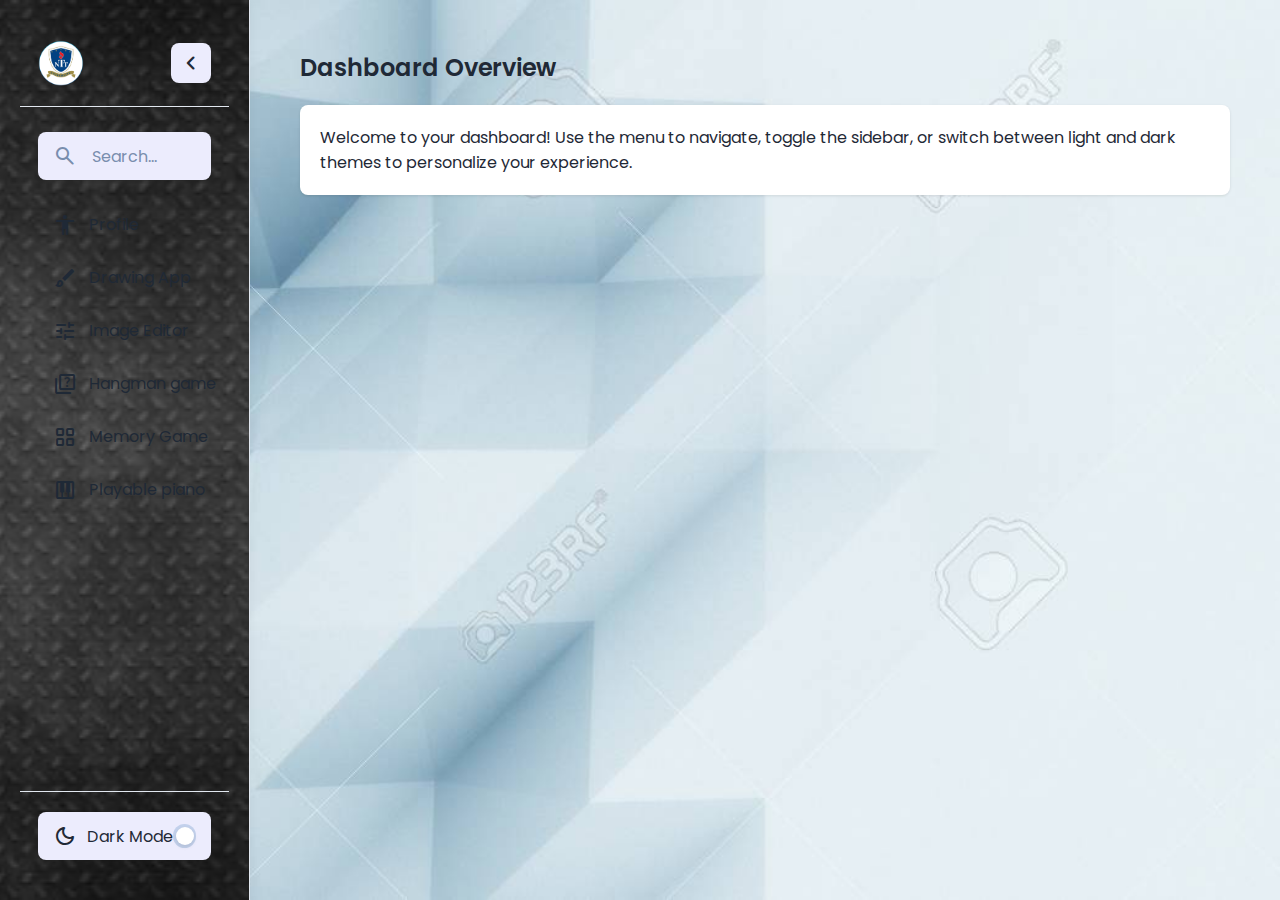
<file: index.html>
<!DOCTYPE html>
<html lang="en">
  <head>
    <meta charset="UTF-8" />
    <meta name="viewport" content="width=device-width, initial-scale=1.0" />
    <title>Sidebar Menu with Apps</title>
    <link rel="stylesheet" href="style.css" />
    <link
      rel="stylesheet"
      href="https://fonts.googleapis.com/css2?family=Material+Symbols+Rounded:opsz,wght,FILL,GRAD@24,400,0,0"
    />
    <style>
      .main-content iframe {
        width: 100%;
        height: 600px;
        border: 2px solid #ccc;
        border-radius: 8px;
        margin-top: 20px;
      }
      .main-content #dashboard {
        padding: 20px;
      }
    </style>
  </head>
  <body>
    <!-- Navbar -->
    <nav class="site-nav">
      <button class="sidebar-toggle">
        <span class="material-symbols-rounded">menu</span>
      </button>
    </nav>

    <div class="container">
      <!-- Sidebar -->
      <aside class="sidebar collapsed">
        <div class="sidebar-header">
          <img src="logo.png" alt="CodingNepal" class="header-logo" />
          <button class="sidebar-toggle">
            <span class="material-symbols-rounded">chevron_left</span>
          </button>
        </div>

        <div class="sidebar-content">
          <form action="#" class="search-form">
            <span class="material-symbols-rounded">search</span>
            <input type="search" placeholder="Search..." required />
          </form>

          <ul class="menu-list">
            
            <li class="menu-item">
              <a href="#"
                class="menu-link"
                onclick="showContent('Profile UI script/File/index.html')"
              >
                <span class="material-symbols-rounded">accessibility</span>
                <span class="menu-label">Profile</span>
              </a>
            </li>
            <li class="menu-item">
              <a
                href="#"
                class="menu-link"
                onclick="showContent('Drawing App JavaScript/Drawing App JavaScript/drawing.html')"
              >
                <span class="material-symbols-rounded">brush</span>
                <span class="menu-label">Drawing App</span>
              </a>              
            </li>
            <li class="menu-item">
              <a
                href="#"
                class="menu-link"
                onclick="showContent('Image Editor JavaScript/Image Editor JavaScript/index.html')"
              >
                <span class="material-symbols-rounded">tune</span>
                <span class="menu-label">Image Editor</span>
              </a>              
            </li>
            <li class="menu-item">
              <a
                href="#"
                class="menu-link"
                onclick="showContent('Hangman Game/Hangman Game/index.html')"
              >
                <span class="material-symbols-rounded">quiz</span>
                <span class="menu-label">Hangman game</span>
              </a>              
            </li>
            <li class="menu-item">
              <a
                href="#"
                class="menu-link"
                onclick="showContent('Memory Cards Game [Demo 1]/Memory Cards Game [Demo 1]/memory.html')"
              >
                <span class="material-symbols-rounded">grid_view</span>
                <span class="menu-label">Memory Game</span>
              </a>
            </li>
            <li class="menu-item">
              <a
                href="#"
                class="menu-link"
                onclick="showContent('Playable PIANO in JavaScript/Playable PIANO in JavaScript/index.html')"
              >
                <span class="material-symbols-rounded">piano</span>
                <span class="menu-label">Playable piano</span>
              </a>              
            </li>
            
          </ul>
        </div>

        <div class="sidebar-footer">
          <button class="theme-toggle">
            <div class="theme-label">
              <span class="theme-icon material-symbols-rounded">dark_mode</span>
              <span class="theme-text">Dark Mode</span>
            </div>
            <div class="theme-toggle-track">
              <div class="theme-toggle-indicator"></div>
            </div>
          </button>
        </div>
      </aside>

      <div class="main-content">
        <div id="dashboard">
          <h1 class="page-title">Dashboard Overview</h1>
          <p class="card">
            Welcome to your dashboard! Use the menu to navigate, toggle the
            sidebar, or switch between light and dark themes to personalize your
            experience.
          </p>
        </div>
        <iframe id="app-frame" src="" style="display: none"></iframe>
      </div>
    </div>

    <script src="script.js"></script>
    <script>
      function showContent(page) {
        const dashboard = document.getElementById("dashboard");
        const iframe = document.getElementById("app-frame");

        if (page === "dashboard") {
          dashboard.style.display = "block";
          iframe.style.display = "none";
          iframe.src = "";
        } else {
          dashboard.style.display = "none";
          iframe.style.display = "block";
          iframe.src = page;
        }
      }
    </script>
  </body>
</html>
</file>
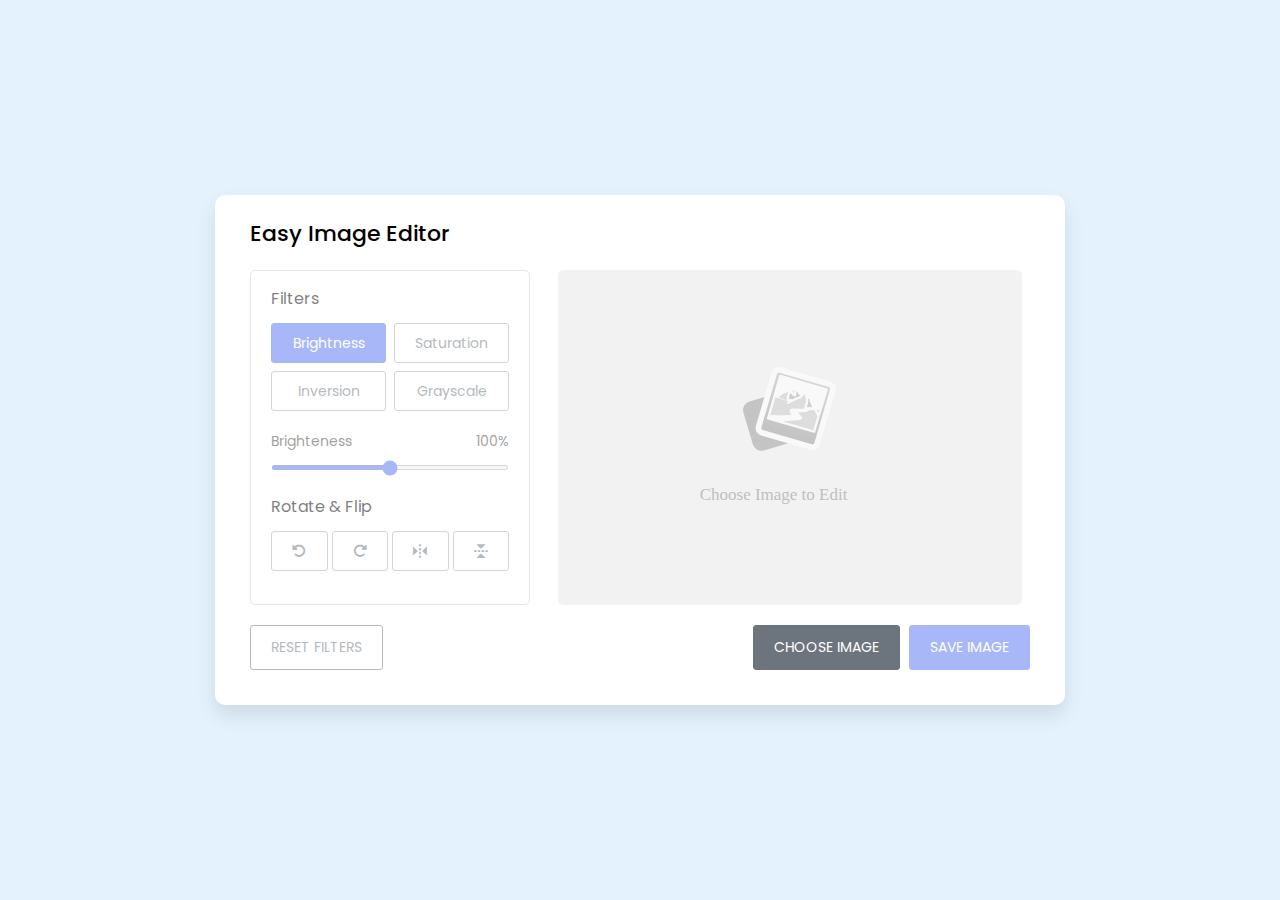
<file: Image Editor JavaScript/Image Editor JavaScript/index.html>
<!DOCTYPE html>
<html lang="en" dir="ltr">
  <head>
    <meta charset="utf-8">
    <title>Image Editor JavaScript | CodingNepal</title>
    <link rel="stylesheet" href="style.css">
    <meta name="viewport" content="width=device-width, initial-scale=1.0">
    <link rel="stylesheet" href="https://unpkg.com/boxicons@2.1.2/css/boxicons.min.css">
    <link rel="stylesheet" href="https://cdnjs.cloudflare.com/ajax/libs/font-awesome/6.1.1/css/all.min.css"/>
  </head>
  <body>
    <div class="container disable">
        <h2>Easy Image Editor</h2>
        <div class="wrapper">
            <div class="editor-panel">
                <div class="filter">
                    <label class="title">Filters</label>
                    <div class="options">
                        <button id="brightness" class="active">Brightness</button>
                        <button id="saturation">Saturation</button>
                        <button id="inversion">Inversion</button>
                        <button id="grayscale">Grayscale</button>
                    </div>
                    <div class="slider">
                        <div class="filter-info">
                            <p class="name">Brighteness</p>
                            <p class="value">100%</p>
                        </div>
                        <input type="range" value="100" min="0" max="200">
                    </div>
                </div>
                <div class="rotate">
                    <label class="title">Rotate & Flip</label>
                    <div class="options">
                        <button id="left"><i class="fa-solid fa-rotate-left"></i></button>
                        <button id="right"><i class="fa-solid fa-rotate-right"></i></button>
                        <button id="horizontal"><i class='bx bx-reflect-vertical'></i></button>
                        <button id="vertical"><i class='bx bx-reflect-horizontal' ></i></button>
                    </div>
                </div>
            </div>
            <div class="preview-img">
                <img src="image-placeholder.svg" alt="preview-img">
            </div>
        </div>
        <div class="controls">
            <button class="reset-filter">Reset Filters</button>
            <div class="row">
                <input type="file" class="file-input" accept="image/*" hidden>
                <button class="choose-img">Choose Image</button>
                <button class="save-img">Save Image</button>
            </div>
        </div>
    </div>

    <script src="script.js"></script>
    
  </body>
</html>
</file>
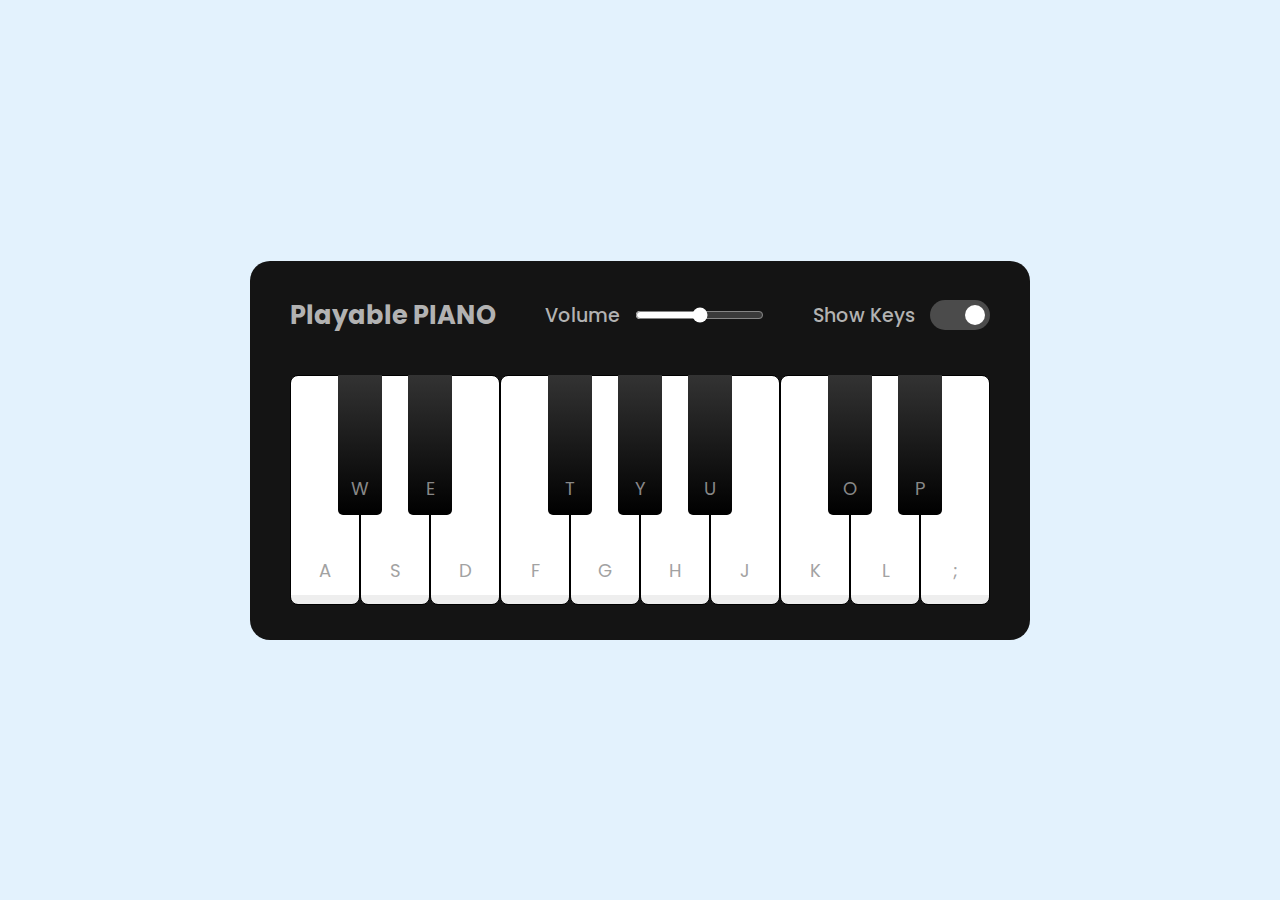
<file: Playable PIANO in JavaScript/Playable PIANO in JavaScript/index.html>
<!DOCTYPE html>
<html lang="en" dir="ltr">
  <head>
    <meta charset="utf-8">
    <title>Playable Piano JavaScript | CodingNepal</title>
    <link rel="stylesheet" href="style.css">
    <meta name="viewport" content="width=device-width, initial-scale=1.0">
    <script src="script.js" defer></script>
  </head>
  <body>
    <div class="wrapper">
      <header>
        <h2>Playable PIANO</h2>
        <div class="column volume-slider">
          <span>Volume</span><input type="range" min="0" max="1" value="0.5" step="any">
        </div>
        <div class="column keys-checkbox">
          <span>Show Keys</span><input type="checkbox" checked>
        </div>
      </header>
      <ul class="piano-keys">
        <li class="key white" data-key="a"><span>a</span></li>
        <li class="key black" data-key="w"><span>w</span></li>
        <li class="key white" data-key="s"><span>s</span></li>
        <li class="key black" data-key="e"><span>e</span></li>
        <li class="key white" data-key="d"><span>d</span></li>
        <li class="key white" data-key="f"><span>f</span></li>
        <li class="key black" data-key="t"><span>t</span></li>
        <li class="key white" data-key="g"><span>g</span></li>
        <li class="key black" data-key="y"><span>y</span></li>
        <li class="key white" data-key="h"><span>h</span></li>
        <li class="key black" data-key="u"><span>u</span></li>
        <li class="key white" data-key="j"><span>j</span></li>
        <li class="key white" data-key="k"><span>k</span></li>
        <li class="key black" data-key="o"><span>o</span></li>
        <li class="key white" data-key="l"><span>l</span></li>
        <li class="key black" data-key="p"><span>p</span></li>
        <li class="key white" data-key=";"><span>;</span></li>
      </ul>
    </div>

  </body>
</html>
</file>
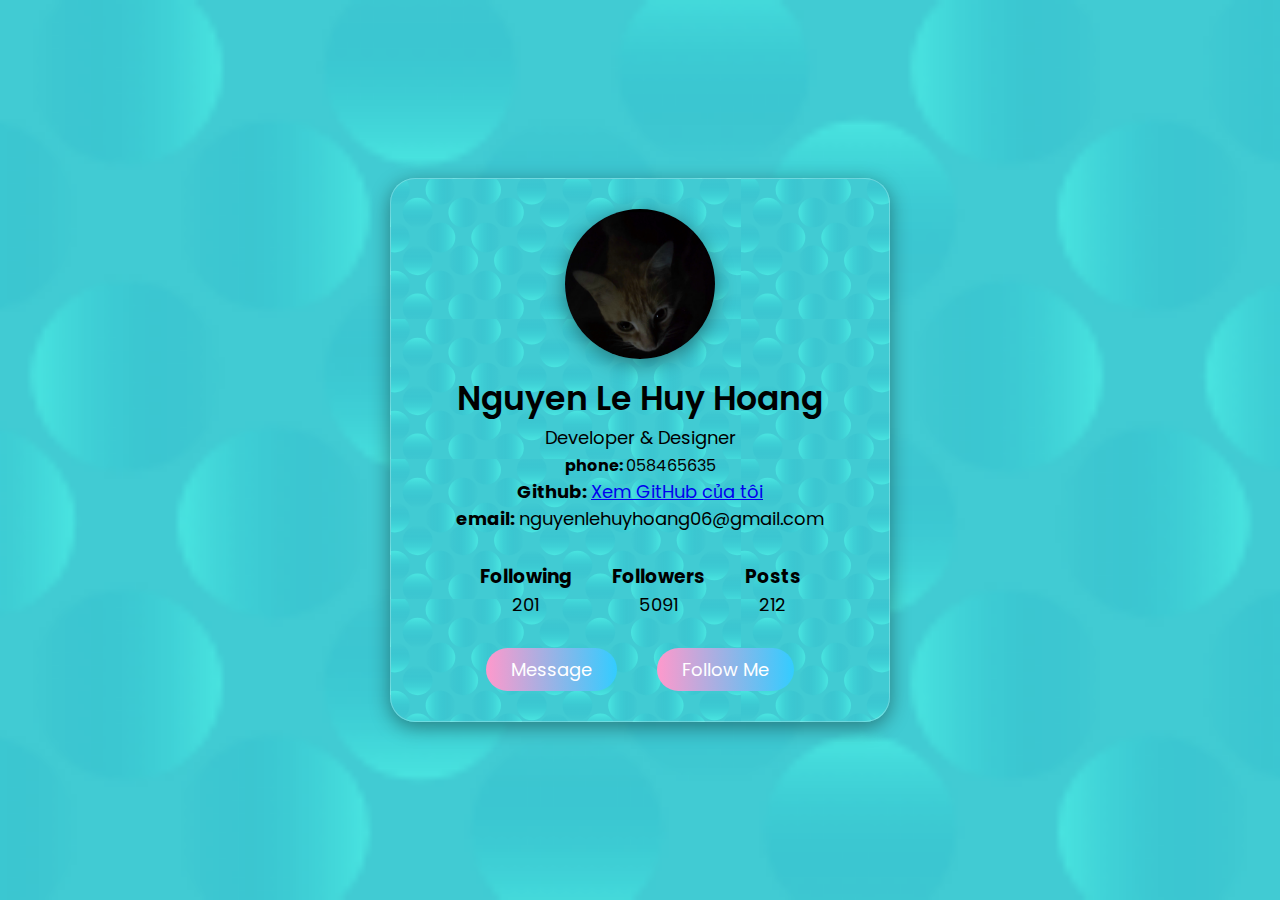
<file: Profile UI script/File/index.html>
<!DOCTYPE html>
<html lang="en">
<head>
  <meta charset="UTF-8">
  <meta name="viewport" content="width=device-width, initial-scale=1.0">
  <meta http-equiv="X-UA-Compatible" content="ie=edge">
  <title> Profle Card UI Design | CoderGirl </title>
  <link rel="stylesheet" href="style.css">
</head>
<body>
  <section class="main">
  <div class="profile-card">
    <div class="image">
      <img src="p1.png" alt="" class="profile-pic">
    </div>
    <div class="data">
      <h2>Nguyen Le Huy Hoang</h2>
      <span>Developer & Designer</span>
      <p><span></span><strong>phone: </strong>058465635</span></p>
      <p></p><span><strong>Github: </strong><a href="https://github.com/ireilay target="_blank"> Xem GitHub của tôi</a></p>
    </div>
      <p><span><strong>email: </strong>nguyenlehuyhoang06@gmail.com</span></p>
      
    <div class="row">
      <div class="info">
        <h3>Following</h3>
        <span>201</span>
      </div>
      <div class="info">
        <h3>Followers</h3>
        <span>5091</span>
      </div>
      <div class="info">
        <h3>Posts</h3>
        <span>212</span>
      </div>
    </div>
    <div class="buttons">
      <a href="#" class="btn">Message</a>
      <a href="#" class="btn">Follow Me</a>
    </div>
  </div>
</section>
</body>
</html>
</file>
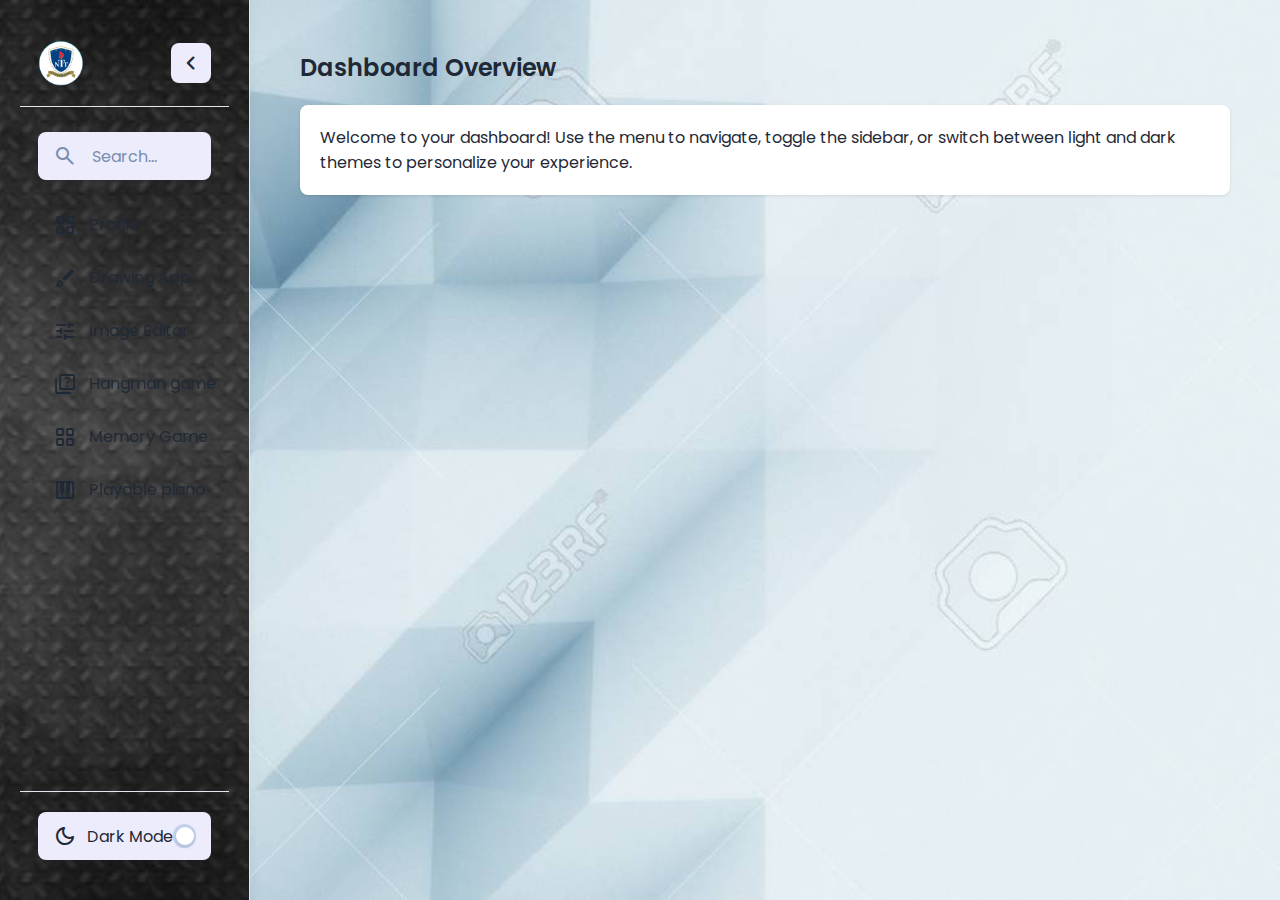
<file: sidebar.html>
<!DOCTYPE html>
<html lang="en">
  <head>
    <meta charset="UTF-8" />
    <meta name="viewport" content="width=device-width, initial-scale=1.0" />
    <title>Sidebar Menu with Apps</title>
    <link rel="stylesheet" href="style.css" />
    <link
      rel="stylesheet"
      href="https://fonts.googleapis.com/css2?family=Material+Symbols+Rounded:opsz,wght,FILL,GRAD@24,400,0,0"
    />
    <style>
      .main-content iframe {
        width: 100%;
        height: 600px;
        border: 2px solid #ccc;
        border-radius: 8px;
        margin-top: 20px;
      }
      .main-content #dashboard {
        padding: 20px;
      }
    </style>
  </head>
  <body>
    <!-- Navbar -->
    <nav class="site-nav">
      <button class="sidebar-toggle">
        <span class="material-symbols-rounded">menu</span>
      </button>
    </nav>

    <div class="container">
      <!-- Sidebar -->
      <aside class="sidebar collapsed">
        <div class="sidebar-header">
          <img src="logo.png" alt="CodingNepal" class="header-logo" />
          <button class="sidebar-toggle">
            <span class="material-symbols-rounded">chevron_left</span>
          </button>
        </div>

        <div class="sidebar-content">
          <form action="#" class="search-form">
            <span class="material-symbols-rounded">search</span>
            <input type="search" placeholder="Search..." required />
          </form>

          <ul class="menu-list">
            
            <li class="menu-item">
              <a href="#"
                class="menu-link"
                onclick="showContent('C:/Users/kidsh/OneDrive/Máy tính/Bai-7/Profile UI script/index.html')"
              >
                <span class="material-symbols-rounded">grid_view</span>
                <span class="menu-label">Profile</span>
              </a>
            </li>
            <li class="menu-item">
              <a
                href="#"
                class="menu-link"
                onclick="showContent('C:/Users/kidsh/OneDrive/Máy tính/Bai-7/Drawing App JavaScript/Drawing App JavaScript/drawing.html')"
              >
                <span class="material-symbols-rounded">brush</span>
                <span class="menu-label">Drawing App</span>
              </a>              
            </li>
            <li class="menu-item">
              <a
                href="#"
                class="menu-link"
                onclick="showContent('C:/Users/kidsh/OneDrive/Máy tính/Bai-7/Image Editor JavaScript/Image Editor JavaScript/index.html')"
              >
                <span class="material-symbols-rounded">tune</span>
                <span class="menu-label">Image Editor</span>
              </a>              
            </li>
            <li class="menu-item">
              <a
                href="#"
                class="menu-link"
                onclick="showContent('C:/Users/kidsh/OneDrive/Máy tính/Bai-7/Hangman Game/Hangman Game/index.html')"
              >
                <span class="material-symbols-rounded">quiz</span>
                <span class="menu-label">Hangman game</span>
              </a>              
            </li>
            <li class="menu-item">
              <a
                href="#"
                class="menu-link"
                onclick="showContent('C:/Users/kidsh/OneDrive/Máy tính/Bai-7/Memory Cards Game [Demo 1]/Memory Cards Game [Demo 1]/memory.html')"
              >
                <span class="material-symbols-rounded">grid_view</span>
                <span class="menu-label">Memory Game</span>
              </a>
            </li>
            <li class="menu-item">
              <a
                href="#"
                class="menu-link"
                onclick="showContent('C:/Users/kidsh/OneDrive/Máy tính/Bai-7/Playable PIANO in JavaScript/Playable PIANO in JavaScript/index.html')"
              >
                <span class="material-symbols-rounded">piano</span>
                <span class="menu-label">Playable piano</span>
              </a>              
            </li>
          </ul>
        </div>

        <div class="sidebar-footer">
          <button class="theme-toggle">
            <div class="theme-label">
              <span class="theme-icon material-symbols-rounded">dark_mode</span>
              <span class="theme-text">Dark Mode</span>
            </div>
            <div class="theme-toggle-track">
              <div class="theme-toggle-indicator"></div>
            </div>
          </button>
        </div>
      </aside>

      <div class="main-content">
        <div id="dashboard">
          <h1 class="page-title">Dashboard Overview</h1>
          <p class="card">
            Welcome to your dashboard! Use the menu to navigate, toggle the
            sidebar, or switch between light and dark themes to personalize your
            experience.
          </p>
        </div>
        <iframe id="app-frame" src="" style="display: none"></iframe>
      </div>
    </div>

    <script src="script.js"></script>
    <script>
      function showContent(page) {
        const dashboard = document.getElementById("dashboard");
        const iframe = document.getElementById("app-frame");

        if (page === "dashboard") {
          dashboard.style.display = "block";
          iframe.style.display = "none";
          iframe.src = "";
        } else {
          dashboard.style.display = "none";
          iframe.style.display = "block";
          iframe.src = page;
        }
      }
    </script>
  </body>
</html>
</file>
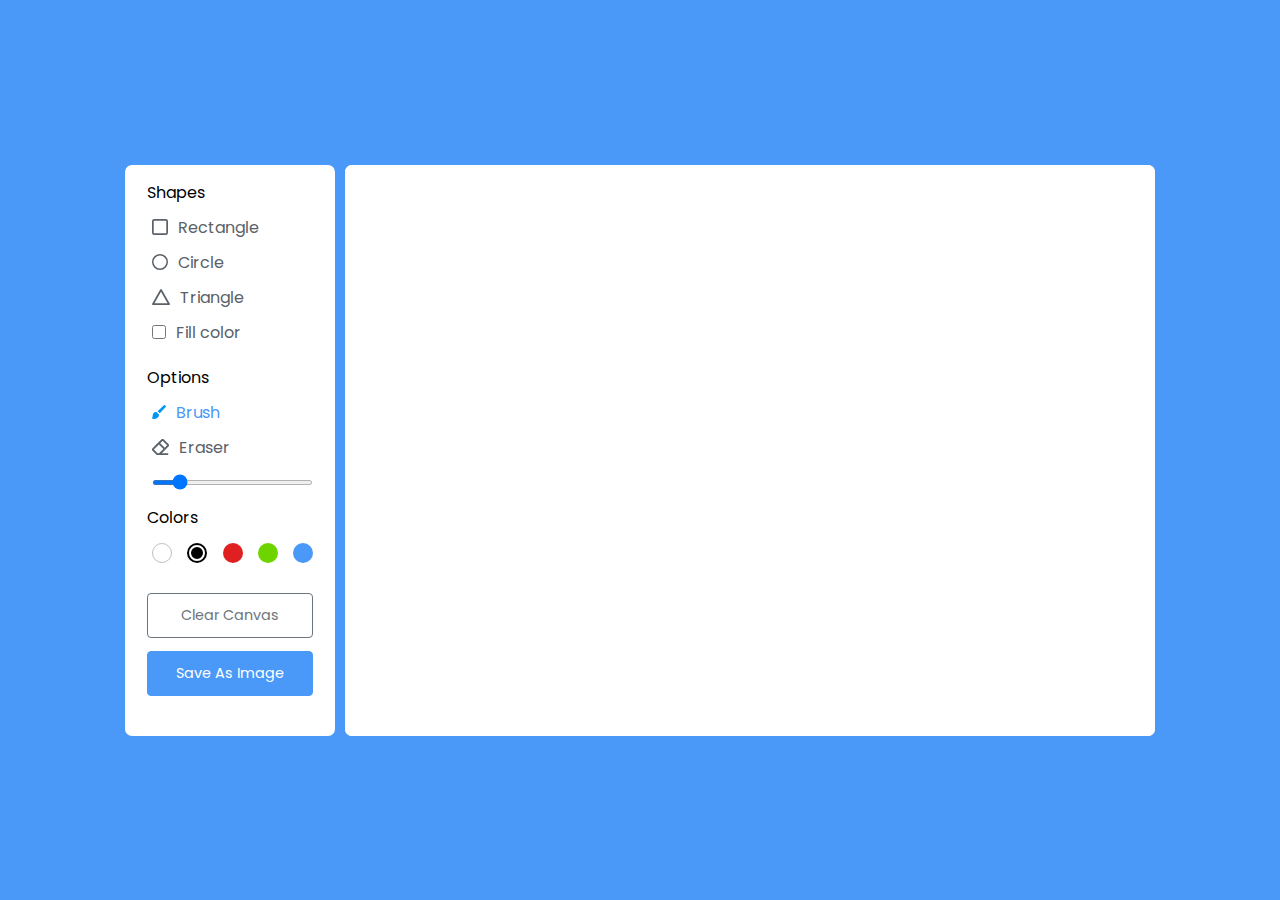
<file: Drawing App JavaScript/Drawing App JavaScript/drawing.html>
<!DOCTYPE html>
<html lang="en" dir="ltr">
  <head>
    <meta charset="utf-8" />
    <title>Drawing App JavaScript | CodingNepal</title>
    <link rel="stylesheet" href="style.css" />
    <meta name="viewport" content="width=device-width, initial-scale=1.0" />
    <script src="script.js" defer></script>
  </head>
  <body>
    <div class="container">
      <section class="tools-board">
        <div class="row">
          <label class="title">Shapes</label>
          <ul class="options">
            <li class="option tool" id="rectangle">
              <img src="icons/rectangle.svg" alt="" />
              <span>Rectangle</span>
            </li>
            <li class="option tool" id="circle">
              <img src="icons/circle.svg" alt="" />
              <span>Circle</span>
            </li>
            <li class="option tool" id="triangle">
              <img src="icons/triangle.svg" alt="" />
              <span>Triangle</span>
            </li>
            <li class="option">
              <input type="checkbox" id="fill-color" />
              <label for="fill-color">Fill color</label>
            </li>
          </ul>
        </div>
        <div class="row">
          <label class="title">Options</label>
          <ul class="options">
            <li class="option active tool" id="brush">
              <img src="icons/brush.svg" alt="" />
              <span>Brush</span>
            </li>
            <li class="option tool" id="eraser">
              <img src="icons/eraser.svg" alt="" />
              <span>Eraser</span>
            </li>
            <li class="option">
              <input type="range" id="size-slider" min="1" max="30" value="5" />
            </li>
          </ul>
        </div>
        <div class="row colors">
          <label class="title">Colors</label>
          <ul class="options">
            <li class="option"></li>
            <li class="option selected"></li>
            <li class="option"></li>
            <li class="option"></li>
            <li class="option">
              <input type="color" id="color-picker" value="#4A98F7" />
            </li>
          </ul>
        </div>
        <div class="row buttons">
          <button class="clear-canvas">Clear Canvas</button>
          <button class="save-img">Save As Image</button>
        </div>
      </section>
      <section class="drawing-board">
        <canvas></canvas>
      </section>
    </div>
  </body>
</html>
</file>
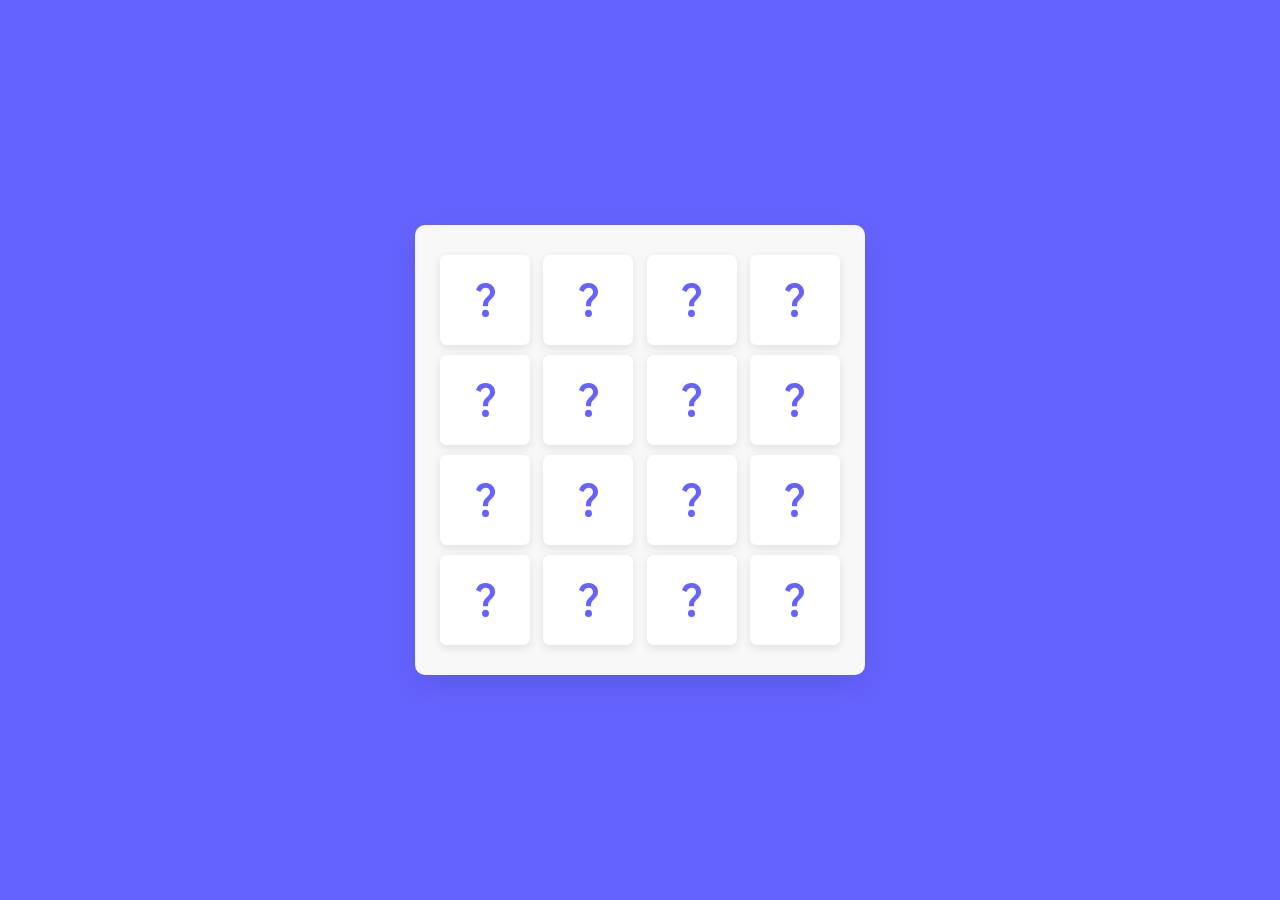
<file: Memory Cards Game [Demo 1]/Memory Cards Game [Demo 1]/memory.html>
<!DOCTYPE html>
<html lang="en" dir="ltr">
  <head>
    <meta charset="utf-8">  
    <title>Memory Card Game | CodingNepal</title>
    <link rel="stylesheet" href="style.css">
    <meta name="viewport" content="width=device-width, initial-scale=1.0">
  </head>
  <body>
    <div class="wrapper">
      <ul class="cards">
        <li class="card">
          <div class="view front-view">
            <img src="images/que_icon.svg" alt="icon">
          </div>
          <div class="view back-view">
            <img src="images/img-1.png" alt="card-img">
          </div>
        </li>
        <li class="card">
          <div class="view front-view">
            <img src="images/que_icon.svg" alt="icon">
          </div>
          <div class="view back-view">
            <img src="images/img-6.png" alt="card-img">
          </div>
        </li>
        <li class="card">
          <div class="view front-view">
            <img src="images/que_icon.svg" alt="icon">
          </div>
          <div class="view back-view">
            <img src="images/img-3.png" alt="card-img">
          </div>
        </li>
        <li class="card">
          <div class="view front-view">
            <img src="images/que_icon.svg" alt="icon">
          </div>
          <div class="view back-view">
            <img src="images/img-2.png" alt="card-img">
          </div>
        </li>
        <li class="card">
          <div class="view front-view">
            <img src="images/que_icon.svg" alt="icon">
          </div>
          <div class="view back-view">
            <img src="images/img-1.png" alt="card-img">
          </div>
        </li>
        <li class="card">
          <div class="view front-view">
            <img src="images/que_icon.svg" alt="icon">
          </div>
          <div class="view back-view">
            <img src="images/img-5.png" alt="card-img">
          </div>
        </li>
        <li class="card">
          <div class="view front-view">
            <img src="images/que_icon.svg" alt="icon">
          </div>
          <div class="view back-view">
            <img src="images/img-2.png" alt="card-img">
          </div>
        </li>
        <li class="card">
          <div class="view front-view">
            <img src="images/que_icon.svg" alt="icon">
          </div>
          <div class="view back-view">
            <img src="images/img-6.png" alt="card-img">
          </div>
        </li>
        <li class="card">
          <div class="view front-view">
            <img src="images/que_icon.svg" alt="icon">
          </div>
          <div class="view back-view">
            <img src="images/img-3.png" alt="card-img">
          </div>
        </li>
        <li class="card">
          <div class="view front-view">
            <img src="images/que_icon.svg" alt="icon">
          </div>
          <div class="view back-view">
            <img src="images/img-4.png" alt="card-img">
          </div>
        </li>
        <li class="card">
          <div class="view front-view">
            <img src="images/que_icon.svg" alt="icon">
          </div>
          <div class="view back-view">
            <img src="images/img-5.png" alt="card-img">
          </div>
        </li>
        <li class="card">
          <div class="view front-view">
            <img src="images/que_icon.svg" alt="icon">
          </div>
          <div class="view back-view">
            <img src="images/img-4.png" alt="card-img">
          </div>
        </li>
        <li class="card">
          <div class="view front-view">
            <img src="images/que_icon.svg" alt="icon">
          </div>
          <div class="view back-view">
            <img src="images/img-4.png" alt="card-img">
          </div>
        </li>
        <li class="card">
          <div class="view front-view">
            <img src="images/que_icon.svg" alt="icon">
          </div>
          <div class="view back-view">
            <img src="images/img-4.png" alt="card-img">
          </div>
        </li>
        <li class="card">
          <div class="view front-view">
            <img src="images/que_icon.svg" alt="icon">
          </div>
          <div class="view back-view">
            <img src="images/img-4.png" alt="card-img">
          </div>
        </li>
        <li class="card">
          <div class="view front-view">
            <img src="images/que_icon.svg" alt="icon">
          </div>
          <div class="view back-view">
            <img src="images/img-4.png" alt="card-img">
          </div>
        </li>
      </ul>
    </div>

    <script src="script.js"></script>

  </body>
</html>
</file>
<file: style.css>
/* Importing Google Fonts - Poppins */
@import url('https://fonts.googleapis.com/css2?family=Poppins:wght@400;500;600;700&display=swap');

* {
  margin: 0;
  padding: 0;
  box-sizing: border-box;
  font-family: "Poppins", sans-serif;
}

:root {
  /* Light theme colors */
  --color-text-primary: #1F2936;
  --color-text-placeholder: #798EAE;
  --color-bg-primary: #f9fafb;
  --color-bg-secondary: #ECECFD;
  --color-bg-sidebar: #FFFFFF;
  --color-border-hr: #E2E8F0;
  --color-hover-primary: #695CFE;
  --color-hover-secondary: #e2e2fb;
  --color-shadow: rgba(0, 0, 0, 0.05);
}

body.dark-theme {
  /* Dark theme colors */
  --color-text-primary: #F1F5F9;
  --color-text-placeholder: #A6B7D2;
  --color-bg-primary: #111827;
  --color-bg-secondary: #3D4859;
  --color-bg-sidebar: #1f2937;
  --color-border-hr: #3B475C;
  --color-hover-secondary: #48566a;
  --color-shadow: rgba(0, 0, 0, 0.3);
}

body {
  min-height: 100vh;
  background: var(--color-bg-primary);
}

.sidebar {
  position: sticky;
  top: 0;
  width: 270px;
  height: 100vh;
  display: flex;
  flex-shrink: 0;
  flex-direction: column;
  background: var(--color-bg-sidebar);
  border-right: 1px solid var(--color-border-hr);
  box-shadow: 0 3px 9px var(--color-shadow);
  transition: width 0.4s ease;
  background-image: url('sidebarbg.jpg'); 
  background-size: cover; 
  background-position: center center; 
  background-repeat: no-repeat;

  color: #fff; 
  width: 250px;
  height: 100vh;
  padding: 20px;
}


.sidebar.collapsed {
  width: 90px;
}

.sidebar .sidebar-header {
  padding: 20px 18px;
  display: flex;
  position: relative;
  align-items: center;
  justify-content: space-between;
  border-bottom: 1px solid var(--color-border-hr);
}

.sidebar-header .header-logo {
  width: 46px;
  height: 46px;
  display: block;
  object-fit: contain;
  border-radius: 50%;
  transition: opacity 0.4s ease;
}

.sidebar.collapsed .header-logo {
  opacity: 0;
  pointer-events: none;
}

.site-nav .sidebar-toggle,
.sidebar-header .sidebar-toggle {
  height: 40px;
  width: 40px;
  border: none;
  cursor: pointer;
  display: flex;
  position: absolute;
  right: 18px;
  align-items: center;
  justify-content: center;
  border-radius: 8px;
  color: var(--color-text-primary);
  background: var(--color-bg-secondary);
  transition: 0.4s ease;
}

.site-nav .sidebar-toggle:hover,
.sidebar-header .sidebar-toggle:hover {
  background: var(--color-hover-secondary);
}

.sidebar.collapsed .sidebar-header .sidebar-toggle {
  transform: translateX(-2px);
  height: 48px;
  width: 50px;
}

.sidebar-header .sidebar-toggle span {
  font-size: 1.75rem;
  transition: transform 0.4s ease;
}

.sidebar.collapsed .sidebar-toggle span {
  transform: rotate(180deg);
}

.sidebar .sidebar-content {
  flex: 1;
  padding: 20px 18px;
  overflow: hidden auto;
  scrollbar-width: thin;
  scrollbar-color: var(--color-text-placeholder) transparent;
}

.sidebar.collapsed .sidebar-content {
  scrollbar-width: none;
}

.sidebar-content .search-form {
  border-radius: 8px;
  min-height: 48px;
  margin: 5px 0 20px;
  align-items: center;
  display: flex;
  padding: 0 15px;
  white-space: nowrap;
  background: var(--color-bg-secondary);
  transition: 0.4s ease;
}

.sidebar.collapsed .search-form:hover {
  cursor: pointer;
}

.sidebar-content .search-form:focus-within,
.sidebar.collapsed .search-form:hover {
  background: var(--color-hover-secondary);
}

.sidebar-content .search-form span {
  color: var(--color-text-placeholder);
}

.search-form input {
  background: none;
  outline: none;
  border: none;
  width: 100%;
  margin-left: 15px;
  font-size: 1rem;
  color: var(--color-text-primary);
}

.search-form input::placeholder {
  color: var(--color-text-placeholder);
}

.sidebar-content .menu-list {
  display: flex;
  gap: 4px;
  list-style: none;
  flex-direction: column;
}

.menu-list .menu-link {
  display: flex;
  gap: 12px;
  white-space: nowrap;
  border-radius: 8px;
  padding: 12px 15px;
  align-items: center;
  text-decoration: none;
  color: var(--color-text-primary);
  transition: 0.3s ease;
}

.menu-link .menu-label {
  transition: opacity 0.3s ease;
}

.sidebar.collapsed .menu-link .menu-label {
  opacity: 0;
  pointer-events: none;
}

.menu-list .menu-link:is(:hover, .active) {
  color: #fff;
  background: var(--color-hover-primary);

}

.sidebar .sidebar-footer {
  padding: 20px 18px;
  white-space: nowrap;
  border-top: 1px solid var(--color-border-hr);
}

.sidebar-footer .theme-toggle {
  width: 100%;
  min-height: 48px;
  border-radius: 8px;
  display: flex;
  align-items: center;
  cursor: pointer;
  border: none;
  padding: 0 15px;
  white-space: nowrap;
  color: var(--color-text-primary);
  background: var(--color-bg-secondary);
  transition: 0.3s ease;
}

.sidebar-footer .theme-toggle:hover {
  background: var(--color-hover-secondary);
}

.theme-toggle .theme-label {
  display: flex;
  gap: 10px;
  align-items: center;
}

.theme-toggle .theme-label .theme-text {
  font-size: 1rem;
  transition: opacity 0.4s 0.2s ease;
}

.sidebar.collapsed .theme-toggle :where(.theme-text, .theme-toggle-track) {
  opacity: 0;
  width: 0;
  transition: all 0.2s ease;
}

.theme-toggle .theme-toggle-track {
  height: 24px;
  width: 48px;
  border-radius: 999px;
  margin-left: auto;
  background: #c3d1ec;
  position: relative;
  transition: opacity 0.4s 0.2s ease, background-color 0.3s ease;
}

body.dark-theme .theme-toggle-track {
  background: #695CFE;
}

.theme-toggle-track .theme-toggle-indicator {
  position: absolute;
  top: 3px;
  left: 3px;
  width: 18px;
  height: 18px;
  border-radius: 50%;
  background-color: #fff;
  box-shadow: 0 2px 4px rgba(0, 0, 0, 0.1);
  transition: transform 0.3s ease;
}

body.dark-theme .theme-toggle-indicator {
  transform: translateX(24px);
}

.site-nav {
  top: 0;
  display: none;
  padding: 15px 20px;
  position: sticky;
  background: var(--color-bg-primary);
  border-bottom: 1px solid var(--color-border-hr);
}

.site-nav .sidebar-toggle {
  position: unset;
}

.container {
  display: flex;
}

.container .main-content {
    flex: 1;
    padding: 30px;
    color: var(--color-text-primary);

    /* Background Image Styles */
    background-image: url('sidebarbg2.jpg'); /* <-- REPLACE THIS PATH! */
    background-size: cover;
    background-position: center center;
    background-repeat: no-repeat;
    background-attachment: scroll; /* Use 'scroll' or 'fixed' as needed */
    background-color: var(--color-bg-primary); /* Fallback color if image doesn't load or is transparent */
}

.main-content .page-title {
  font-size: 1.5rem;
  font-weight: 600;
  margin-bottom: 20px;
}

.main-content .card {
  border-radius: 8px;
  padding: 20px;
  background-color: var(--color-bg-sidebar);
  box-shadow: 0 1px 3px rgba(0, 0, 0, 0.1);
}

/* Responsive media query code for small screens */
@media (max-width: 768px) {
  body::before {
    content: "";
    position: fixed;
    inset: 0;
    z-index: 10;
    opacity: 0;
    pointer-events: none;
    background: rgba(0, 0, 0, 0.6);
    transition: 0.4s ease;
  }

  body:has(.sidebar:not(.collapsed))::before {
    opacity: 1;
    pointer-events: auto;
  }

  body:has(.sidebar:not(.collapsed)) {
    overflow: hidden;
  }

  .site-nav {
    display: block;
  }

  .sidebar {
    position: fixed;
    top: 0;
    left: 0;
    height: 100%;
    z-index: 20;
    width: 270px;
    transition: left 0.4s ease;
  }

  .sidebar.collapsed {
    left: -270px;
    width: 270px;
  }

  .container .main-content {
    padding: 30px 20px;
  }
}
</file>
<file: Image Editor JavaScript/Image Editor JavaScript/style.css>
/* Import Google font - Poppins */
@import url('https://fonts.googleapis.com/css2?family=Poppins:wght@400;500;600&display=swap');
*{
  margin: 0;
  padding: 0;
  box-sizing: border-box;
  font-family: 'Poppins', sans-serif;
}
body{
  display: flex;
  padding: 10px;
  min-height: 100vh;
  align-items: center;
  justify-content: center;
  background: #E3F2FD;
}
.container{
  width: 850px;
  padding: 30px 35px 35px;
  background: #fff;
  border-radius: 10px;
  box-shadow: 0 10px 20px rgba(0,0,0,0.1);
}
.container.disable .editor-panel,
.container.disable .controls .reset-filter,
.container.disable .controls .save-img{
  opacity: 0.5;
  pointer-events: none;
}
.container h2{
  margin-top: -8px;
  font-size: 22px;
  font-weight: 500;
}
.container .wrapper{
  display: flex;
  margin: 20px 0;
  min-height: 335px;
}
.wrapper .editor-panel{
  padding: 15px 20px;
  width: 280px;
  border-radius: 5px;
  border: 1px solid #ccc;
}
.editor-panel .title{
  display: block;
  font-size: 16px;
  margin-bottom: 12px;
}
.editor-panel .options, .controls{
  display: flex;
  flex-wrap: wrap;
  justify-content: space-between;
}
.editor-panel button{
  outline: none;
  height: 40px;
  font-size: 14px;
  color: #6C757D;
  background: #fff;
  border-radius: 3px;
  margin-bottom: 8px;
  border: 1px solid #aaa;
}
.editor-panel .filter button{
  width: calc(100% / 2 - 4px);
}
.editor-panel button:hover{
  background: #f5f5f5;
}
.filter button.active{
  color: #fff;
  border-color: #5372F0;
  background: #5372F0;
}
.filter .slider{
  margin-top: 12px;
}
.filter .slider .filter-info{
  display: flex;
  color: #464646;
  font-size: 14px;
  justify-content: space-between;
}
.filter .slider input{
  width: 100%;
  height: 5px;
  accent-color: #5372F0;
}
.editor-panel .rotate{
  margin-top: 17px;
}
.editor-panel .rotate button{
  display: flex;
  align-items: center;
  justify-content: center;
  width: calc(100% / 4 - 3px);
}
.rotate .options button:nth-child(3),
.rotate .options button:nth-child(4){
  font-size: 18px;
}
.rotate .options button:active{
  color: #fff;
  background: #5372F0;
  border-color: #5372F0;
}
.wrapper .preview-img{
  flex-grow: 1;
  display: flex;
  overflow: hidden;
  margin-left: 20px;
  border-radius: 5px;
  align-items: center;
  justify-content: center;
}
.preview-img img{
  max-width: 490px;
  max-height: 335px;
  width: 100%;
  height: 100%;
  object-fit: contain;
}
.controls button{
  padding: 11px 20px;
  font-size: 14px;
  border-radius: 3px;
  outline: none;
  color: #fff;
  cursor: pointer;
  background: none;
  transition: all 0.3s ease;
  text-transform: uppercase;
}
.controls .reset-filter{
  color: #6C757D;
  border: 1px solid #6C757D;
}
.controls .reset-filter:hover{
  color: #fff;
  background: #6C757D;
}
.controls .choose-img{
  background: #6C757D;
  border: 1px solid #6C757D;
}
.controls .save-img{
  margin-left: 5px;
  background: #5372F0;
  border: 1px solid #5372F0;
}

@media screen and (max-width: 760px) {
  .container{
    padding: 25px;
  }
  .container .wrapper{
    flex-wrap: wrap-reverse;
  }
  .wrapper .editor-panel{
    width: 100%;
  }
  .wrapper .preview-img{
    width: 100%;
    margin: 0 0 15px;
  }
}

@media screen and (max-width: 500px) {
  .controls button{
    width: 100%;
    margin-bottom: 10px;
  }
  .controls .row{
    width: 100%;
  }
  .controls .row .save-img{
    margin-left: 0px;
  }
}
</file>
<file: Playable PIANO in JavaScript/Playable PIANO in JavaScript/style.css>
/* Import Google font - Poppins */
@import url('https://fonts.googleapis.com/css2?family=Poppins:wght@400;500;600&display=swap');
* {
  margin: 0;
  padding: 0;
  box-sizing: border-box;
  font-family: 'Poppins', sans-serif;
}
body {
  display: flex;
  align-items: center;
  justify-content: center;
  min-height: 100vh;
  background: #E3F2FD;
}
.wrapper {
  padding: 35px 40px;
  border-radius: 20px;
  background: #141414;
}
.wrapper header {
  display: flex;
  color: #B2B2B2;
  align-items: center;
  justify-content: space-between;
}
header h2 {
  font-size: 1.6rem;
}
header .column {
  display: flex;
  align-items: center;
}
header span {
  font-weight: 500;
  margin-right: 15px;
  font-size: 1.19rem;
}
header input {
  outline: none;
  border-radius: 30px;
}
.volume-slider input {
  accent-color: #fff;
}
.keys-checkbox input {
  height: 30px;
  width: 60px;
  cursor: pointer;
  appearance: none;
  position: relative;
  background: #4B4B4B
}
.keys-checkbox input::before {
  content: "";
  position: absolute;
  top: 50%;
  left: 5px;
  width: 20px;
  height: 20px;
  border-radius: 50%;
  background: #8c8c8c;
  transform: translateY(-50%);
  transition: all 0.3s ease;
}
.keys-checkbox input:checked::before {
  left: 35px;
  background: #fff;
}
.piano-keys {
  display: flex;
  list-style: none;
  margin-top: 40px;
}
.piano-keys .key {
  cursor: pointer;
  user-select: none;
  position: relative;
  text-transform: uppercase;
}
.piano-keys .black {
  z-index: 2;
  width: 44px;
  height: 140px;
  margin: 0 -22px 0 -22px;
  border-radius: 0 0 5px 5px;
  background: linear-gradient(#333, #000);
}
.piano-keys .black.active {
  box-shadow: inset -5px -10px 10px rgba(255,255,255,0.1);
  background:linear-gradient(to bottom, #000, #434343);
}
.piano-keys .white {
  height: 230px;
  width: 70px;
  border-radius: 8px;
  border: 1px solid #000;
  background: linear-gradient(#fff 96%, #eee 4%);
}
.piano-keys .white.active {
  box-shadow: inset -5px 5px 20px rgba(0,0,0,0.2);
  background:linear-gradient(to bottom, #fff 0%, #eee 100%);
}
.piano-keys .key span {
  position: absolute;
  bottom: 20px;
  width: 100%;
  color: #A2A2A2;
  font-size: 1.13rem;
  text-align: center;
}
.piano-keys .key.hide span {
  display: none;
}
.piano-keys .black span {
  bottom: 13px;
  color: #888888;
}

@media screen and (max-width: 815px) {
  .wrapper {
    padding: 25px;
  }
  header {
    flex-direction: column;
  }
  header :where(h2, .column) {
    margin-bottom: 13px;
  }
  .volume-slider input {
    max-width: 100px;
  }
  .piano-keys {
    margin-top: 20px;
  }
  .piano-keys .key:where(:nth-child(9), :nth-child(10)) {
    display: none;
  }
  .piano-keys .black {
    height: 100px;
    width: 40px;
    margin: 0 -20px 0 -20px;
  }
  .piano-keys .white {
    height: 180px;
    width: 60px;
  }
}

@media screen and (max-width: 615px) {
  .piano-keys .key:nth-child(13),
  .piano-keys .key:nth-child(14),
  .piano-keys .key:nth-child(15),
  .piano-keys .key:nth-child(16),
  .piano-keys .key :nth-child(17) {
    display: none;
  }
  .piano-keys .white {
    width: 50px;
  }
}
</file>
<file: Profile UI script/File/style.css>
@import url('https://fonts.googleapis.com/css2?family=Poppins:wght@200;300;400;500&display=swap');
*{
  margin: 0;
  padding: 0;
  box-sizing: border-box;
  font-family: 'Poppins', sans-serif;
}
.main{
  width: 100%;
  height: 100vh;
  display: flex;
  align-items: center;
  justify-content: center;
  background-image: url(back.jpg);
  background-position: center;
  background-size: cover;
  background-color: white;
  background-image: url('images/bgimage.png');
   
}
.profile-card{
  display: flex;
  flex-direction: column;
  align-items: center;
  max-width: 500px;
  width: 100%;
  border-radius: 25px;
  padding: 30px;
  border: 1px solid #ffffff40;
  box-shadow: 0 5px 20px rgba(0,0,0,0.4);
  background-image: url('images/bgimage.png'); 

}
.image{
  position: relative;
  height: 150px;
  width: 150px;
}
.image .profile-pic{
  width: 100%;
  height: 100%;
  object-fit: cover;
  border-radius: 50%;
  box-shadow: 0 5px 20px rgba(0,0,0,0.4);
}
.data{
  display: flex;
  flex-direction: column;
  align-items: center;
  margin-top: 15px;
}
.data h2{
  font-size: 33px;
  font-weight: 600;
  text-align: center;
}
span{
  font-size: 18px;
  max-width: 100%;
  text-align: center;
  word-break: break-word;
  left: 20px;
}
.row{
  display: flex;
  align-items: center;
  margin-top: 30px;
}
.row .info{
  text-align: center;
  padding: 0 20px;
}
.buttons{
  display: flex;
  align-items: center;
  margin-top: 30px;
}
.buttons .btn{
  color: #fff;
  text-decoration: none;
  margin: 0 20px;
  padding: 8px 25px;
  border-radius: 25px;
  font-size: 18px;
  white-space: nowrap;
  background: linear-gradient(to left, #33ccff 0%, #ff99cc 100%);
}
.buttons .btn:hover{
  box-shadow: inset 0 5px 20px rgba(0,0,0,0.4);
}
</file>
<file: Drawing App JavaScript/Drawing App JavaScript/style.css>
/* Import Google font - Poppins */
@import url('https://fonts.googleapis.com/css2?family=Poppins:wght@400;500;600&display=swap');
*{
  margin: 0;
  padding: 0;
  box-sizing: border-box;
  font-family: 'Poppins', sans-serif;
}
body{
  display: flex;
  align-items: center;
  justify-content: center;
  min-height: 100vh;
  background: #4A98F7;
}
.container{
  display: flex;
  width: 100%;
  gap: 10px;
  padding: 10px;
  max-width: 1050px;
}
section{
  background: #fff;
  border-radius: 7px;
}
.tools-board{
  width: 210px;
  padding: 15px 22px 0;
}
.tools-board .row{
  margin-bottom: 20px;
}
.row .options{
  list-style: none;
  margin: 10px 0 0 5px;
}
.row .options .option{
  display: flex;
  cursor: pointer;
  align-items: center;
  margin-bottom: 10px;
}
.option:is(:hover, .active) img{
  filter: invert(17%) sepia(90%) saturate(3000%) hue-rotate(900deg) brightness(100%) contrast(100%);
}
.option :where(span, label){
  color: #5A6168;
  cursor: pointer;
  padding-left: 10px;
}
.option:is(:hover, .active) :where(span, label){
  color: #4A98F7;
}
.option #fill-color{
  cursor: pointer;
  height: 14px;
  width: 14px;
}
#fill-color:checked ~ label{
  color: #4A98F7;
}
.option #size-slider{
  width: 100%;
  height: 5px;
  margin-top: 10px;
}
.colors .options{
  display: flex;
  justify-content: space-between;
}
.colors .option{
  height: 20px;
  width: 20px;
  border-radius: 50%;
  margin-top: 3px;
  position: relative;
}
.colors .option:nth-child(1){
  background-color: #fff;
  border: 1px solid #bfbfbf;
}
.colors .option:nth-child(2){
  background-color: #000;
}
.colors .option:nth-child(3){
  background-color: #E02020;
}
.colors .option:nth-child(4){
  background-color: #6DD400;
}
.colors .option:nth-child(5){
  background-color: #4A98F7;
}
.colors .option.selected::before{
  position: absolute;
  content: "";
  top: 50%;
  left: 50%;
  height: 12px;
  width: 12px;
  background: inherit;
  border-radius: inherit;
  border: 2px solid #fff;
  transform: translate(-50%, -50%);
}
.colors .option:first-child.selected::before{
  border-color: #ccc;
}
.option #color-picker{
  opacity: 0;
  cursor: pointer;
}
.buttons button{
  width: 100%;
  color: #fff;
  border: none;
  outline: none;
  padding: 11px 0;
  font-size: 0.9rem;
  margin-bottom: 13px;
  background: none;
  border-radius: 4px;
  cursor: pointer;
}
.buttons .clear-canvas{
  color: #6C757D;
  border: 1px solid #6C757D;
  transition: all 0.3s ease;
}
.clear-canvas:hover{
  color: #fff;
  background: #6C757D;
}
.buttons .save-img{
  background: #4A98F7;
  border: 1px solid #4A98F7;
}
.drawing-board{
  flex: 1;
  overflow: hidden;
}
.drawing-board canvas{
  width: 100%;
  height: 100%;
}
</file>
<file: Memory Cards Game [Demo 1]/Memory Cards Game [Demo 1]/style.css>
/* Import Google Font - Poppins */
@import url('https://fonts.googleapis.com/css2?family=Poppins:wght@400;500;600;700&display=swap');
*{
  margin: 0;
  padding: 0;
  box-sizing: border-box;
  font-family: 'Poppins', sans-serif;
}
body{
  display: flex;
  align-items: center;
  justify-content: center;
  min-height: 100vh;
  background: #6563FF;
}
.wrapper{
  padding: 25px;
  border-radius: 10px;
  background: #F8F8F8;
  box-shadow: 0 10px 30px rgba(0,0,0,0.1);
}
.cards, .card, .view{
  display: flex;
  align-items: center;
  justify-content: center;
}
.cards{
  height: 400px;
  width: 400px;
  flex-wrap: wrap;
  justify-content: space-between;
}
.cards .card{
  cursor: pointer;
  list-style: none;
  user-select: none;
  position: relative;
  perspective: 1000px;
  transform-style: preserve-3d;
  height: calc(100% / 4 - 10px);
  width: calc(100% / 4 - 10px);
}
.card.shake{
  animation: shake 0.35s ease-in-out;
}
@keyframes shake {
  0%, 100%{
    transform: translateX(0);
  }
  20%{
    transform: translateX(-13px);
  }
  40%{
    transform: translateX(13px);
  }
  60%{
    transform: translateX(-8px);
  }
  80%{
    transform: translateX(8px);
  }
}
.card .view{
  width: 100%;
  height: 100%;
  position: absolute;
  border-radius: 7px;
  background: #fff;
  pointer-events: none;
  backface-visibility: hidden;
  box-shadow: 0 3px 10px rgba(0,0,0,0.1);
  transition: transform 0.25s linear;
}
.card .front-view img{
  width: 19px;
}
.card .back-view img{
  max-width: 45px;
}
.card .back-view{
  transform: rotateY(-180deg);
}
.card.flip .back-view{
  transform: rotateY(0);
}
.card.flip .front-view{
  transform: rotateY(180deg);
}

@media screen and (max-width: 700px) {
  .cards{
    height: 350px;
    width: 350px;
  }
  .card .front-view img{
    width: 17px;
  }
  .card .back-view img{
    max-width: 40px;
  }
}

@media screen and (max-width: 530px) {
  .cards{
    height: 300px;
    width: 300px;
  }
  .card .front-view img{
    width: 15px;
  }
  .card .back-view img{
    max-width: 35px;
  }
}
</file>
